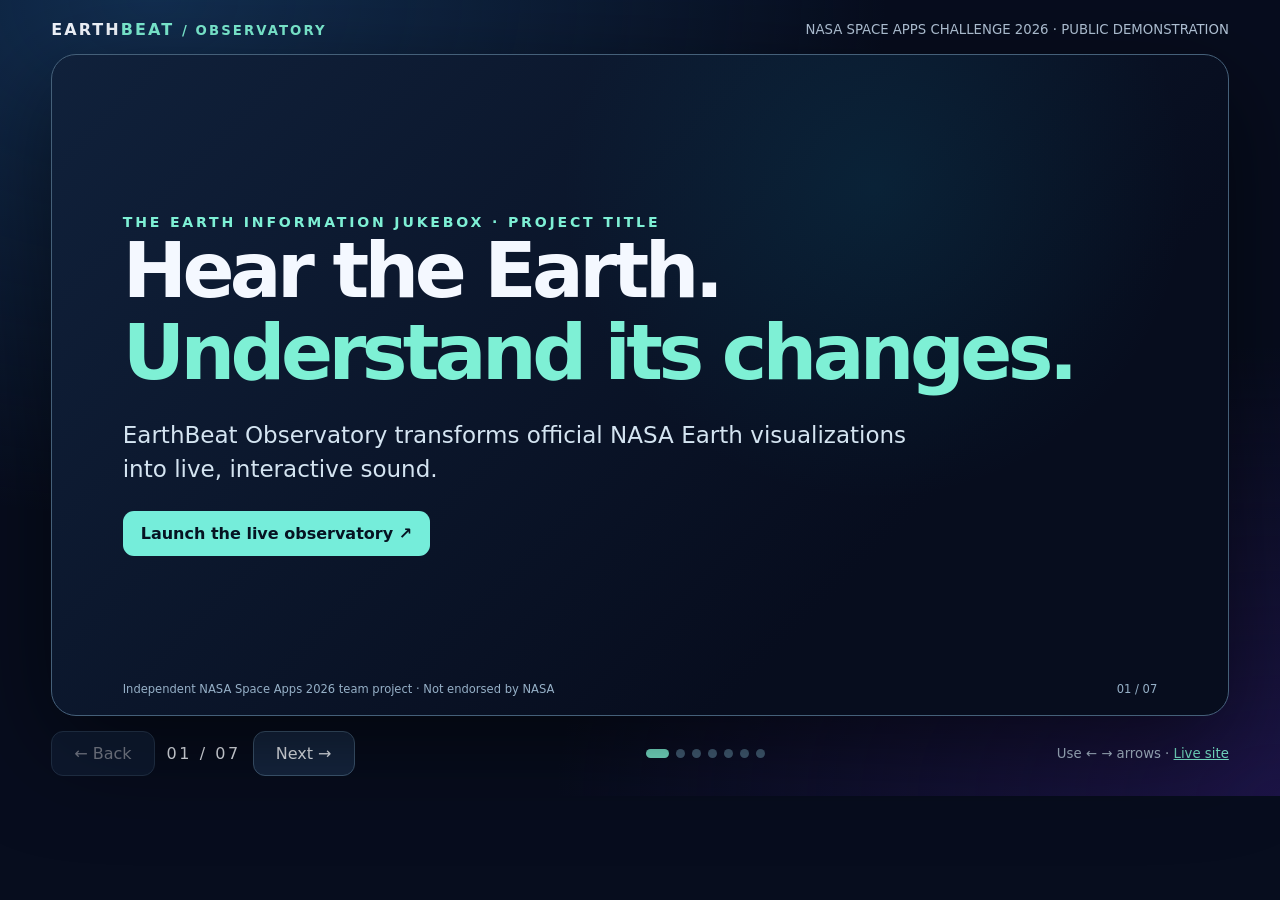
<file: demo/index.html>
<!doctype html>
<html lang="en">
<head>
<meta charset="utf-8">
<meta name="viewport" content="width=device-width,initial-scale=1">
<meta name="theme-color" content="#070d1e">
<meta name="description" content="EarthBeat Observatory — Seven-slide NASA Space Apps Challenge 2026 public demo.">
<title>EarthBeat | 7-Slide Project Demonstration</title>
<style>
:root{color-scheme:dark;--bg:#070d1e;--fg:#f4f8ff;--muted:#b6c8dc;--edge:#36506d;--mint:#7ef0d5;--blue:#76aaff;--purple:#ad92ff}*{box-sizing:border-box}
html,body{margin:0;min-height:100%;font-family:Inter,system-ui,-apple-system,Segoe UI,sans-serif;background:#070d1e;color:var(--fg)}
body{background:radial-gradient(ellipse at 12% 0%,#122e50 0,transparent 46%),radial-gradient(ellipse at 100% 100%,#1c1446 0,transparent 40%),var(--bg)}
a{color:var(--mint)}button{font:inherit}.layout{max-width:1360px;margin:auto;padding:20px min(4vw,56px)}
header,.footer{display:flex;align-items:center;justify-content:space-between;gap:16px}.mark{font-weight:900;letter-spacing:.13em}.mark span{color:var(--mint)}.muted{color:var(--muted);font-size:.83rem}
.deck{margin:15px 0;aspect-ratio:16/9;border:1px solid #456079;border-radius:25px;background:linear-gradient(135deg,#10213b,#070d1e 72%);box-shadow:0 30px 100px #0008;position:relative;overflow:hidden}
.deck:before{content:"";position:absolute;pointer-events:none;inset:0;background:radial-gradient(circle at 70% 20%,#0a769328,transparent 32%);z-index:0}
.slide{display:none;position:absolute;inset:0;padding:5% 6%;overflow:auto;z-index:1}
.slide.active{display:flex;flex-direction:column;justify-content:center;animation:appear .25s ease}
@keyframes appear{from{opacity:.35;transform:translateY(7px)}to{opacity:1;transform:none}}
.kicker{color:var(--mint);font-size:clamp(.64rem,1.1vw,.95rem);letter-spacing:.2em;font-weight:750;text-transform:uppercase}
h1,h2,p{margin:0}h1{font-size:clamp(2.3rem,6vw,6.5rem);line-height:1.06;letter-spacing:-.06em;max-width:970px}h2{font-size:clamp(1.7rem,4.5vw,4.7rem);letter-spacing:-.05em;line-height:1.12;margin:12px 0 24px}
h3{font-size:clamp(1rem,1.9vw,1.75rem);margin:0 0 8px}.lead{font-size:clamp(.9rem,1.8vw,1.55rem);line-height:1.45;max-width:820px;color:#d4e4f1}
.highlight{color:var(--mint)}.grid{display:grid;grid-template-columns:repeat(3,1fr);gap:14px;margin-top:25px}.grid.two{grid-template-columns:repeat(2,1fr)}
.card{border:1px solid #35506d;background:#122843aa;padding:clamp(12px,1.9vw,25px);border-radius:17px;min-height:100px}
.card p{font-size:clamp(.75rem,1.2vw,1.12rem);line-height:1.38;color:#bad0e2}.card b{color:#80f5d7;display:block;font-size:clamp(.9rem,1.5vw,1.28rem);margin-bottom:5px}.image{max-width:100%;height:auto;max-height:38vh;object-fit:contain;border-radius:17px;border:1px solid #34516c;background:#000}
.split{display:grid;grid-template-columns:1.08fr 1fr;align-items:center;gap:4%;height:100%}
.tag{font-size:.8rem;color:#8facce;letter-spacing:.12em;text-transform:uppercase;margin-bottom:12px}.media{display:grid;gap:12px}.media img{width:100%;max-height:30vh;object-fit:cover;border-radius:14px;border:1px solid #385773;background:#000}.media small{color:#bcd4e5}
.footnote{position:absolute;bottom:3%;left:6%;right:6%;font-size:clamp(.62rem,.9vw,.95rem);color:#96b0c7;display:flex;justify-content:space-between;gap:20px}
.controls{display:flex;gap:12px;align-items:center;justify-content:space-between}.controls button{border:1px solid #405b76;color:#f4f8ff;background:#162742;padding:12px 22px;border-radius:12px;cursor:pointer}.controls button:hover,.controls button:focus-visible{border-color:var(--mint);outline:3px solid #7ef0d541}.controls button:disabled{opacity:.4;cursor:default}.counter{font-variant-numeric:tabular-nums;letter-spacing:.16em}.dots{display:flex;gap:7px;align-items:center}.dots button{padding:0;width:9px;height:9px;border-radius:50%;background:#45617a;border:0;cursor:pointer}.dots button[aria-current=true]{width:23px;border-radius:8px;background:var(--mint)}.actions{margin-top:25px;display:flex;flex-wrap:wrap;gap:12px}.actions a{background:#75edda;color:#061322;text-decoration:none;font-weight:850;border-radius:11px;padding:13px 18px}.actions .secondary{background:transparent;border:1px solid #7bded0;color:#bdfaf1}
code{font:inherit;color:#a1ffea}.points{display:grid;grid-template-columns:repeat(3,1fr);gap:14px;margin-top:20px}.points>div{border-top:2px solid var(--mint);padding-top:16px;color:#bbd1e3;line-height:1.4;font-size:clamp(.78rem,1.15vw,1.08rem)}.points b{display:block;color:#fff;font-size:clamp(1rem,1.9vw,1.6rem);margin-bottom:6px}
@media(max-width:700px){.layout{padding:12px}.deck{aspect-ratio:auto;min-height:76vh;border-radius:15px}.slide{padding:38px 22px 65px}.split{grid-template-columns:1fr;align-content:center;gap:20px}.grid,.grid.two,.points{grid-template-columns:1fr 1fr;gap:9px}.card{padding:11px;min-height:auto}.card p{font-size:.74rem}.card b{font-size:.84rem}.media img{max-height:15vh}.media small{font-size:.65rem}h1{font-size:2.9rem}h2{font-size:2rem}.lead{font-size:1rem}.footer{gap:5px}.controls button{padding:9px 13px}.muted{font-size:.7rem}.footnote{bottom:12px}.points>div{font-size:.75rem}}
@media(prefers-reduced-motion:reduce){.slide.active{animation:none}}
</style>
</head>
<body>
<div class="layout">
<header><div class="mark">EARTH<span>BEAT</span> <span class="muted">/ OBSERVATORY</span></div><div class="muted">NASA SPACE APPS CHALLENGE 2026 · PUBLIC DEMONSTRATION</div></header>
<main class="deck" id="deck" aria-live="polite">
<section class="slide active" aria-label="Slide 1 of 7 — title">
<div class="kicker">The Earth Information Jukebox · Project title</div><h1>Hear the Earth.<br><span class="highlight">Understand its changes.</span></h1><p class="lead" style="margin-top:26px">EarthBeat Observatory transforms official NASA Earth visualizations into live, interactive sound.</p>
<div class="actions"><a href="../" target="_blank" rel="noopener">Launch the live observatory ↗</a></div>
<div class="footnote"><span>Independent NASA Space Apps 2026 team project · Not endorsed by NASA</span><span>01 / 07</span></div>
</section>
<section class="slide" aria-label="Slide 2 of 7 — problem">
<div class="kicker">01 / The challenge</div><h2>Scientific imagery is powerful.<br><span class="highlight">But not everyone experiences it equally.</span></h2>
<div class="grid"><div class="card"><b>Visual-first</b><p>Color and motion encode complex Earth-system information.</p></div><div class="card"><b>Passive viewing</b><p>Videos are beautiful, but viewers cannot always interact with the patterns.</p></div><div class="card"><b>Accessibility opportunity</b><p>Sound and text can complement sight for more people.</p></div></div>
<div class="footnote"><span>Our challenge: create a meaningful multimedia experience from NASA EIC visuals.</span><span>02 / 07</span></div>
</section>
<section class="slide" aria-label="Slide 3 of 7 — solution">
<div class="kicker">02 / Our solution</div><h2>Six Earth phenomena.<br><span class="highlight">Six sonic personalities.</span></h2>
<div class="grid two">
<div class="card"><b>✧ Night Lights</b><p>NASA Black Marble · 12 annual frames (2012–2023)</p></div>
<div class="card"><b>≋ Living Oceans</b><p>ECCO2 currents and temperature visualization</p></div>
<div class="card"><b>◌ Atmosphere</b><p>GEOS aerosol model snapshot</p></div>
<div class="card"><b>◍ Carbon Pulse</b><p>DYAMOND modeled CO₂ visualization</p></div>
<div class="card"><b>♧ Forest Voices</b><p>GEDI forest canopy-height visualization</p></div>
<div class="card"><b>ϟ Lightning Beats</b><p>ISS Lightning Imaging Sensor visualization</p></div>
</div><div class="footnote"><span>Every audio source is based on real, credited NASA SVS visual media.</span><span>03 / 07</span></div>
</section>
<section class="slide" aria-label="Slide 4 of 7 — science">
<div class="kicker">03 / Explainable science</div><h2>From pixels <span class="highlight">to music.</span></h2><p class="lead">NASA source media → fixed-resolution image analysis → 84-step / 6-band mapping → Web Audio synthesizer.</p>
<div class="points"><div><b>Visual intensity</b>Controls note loudness and activity.</div><div><b>Spatial position</b>Controls pitch band and stereo panorama.</div><div><b>Source identity</b>Chooses instrument waveform and visual treatment.</div></div>
<div class="footnote"><span>Deterministic, transparent mapping · Image-derived indices ≠ calibrated physical measurements.</span><span>04 / 07</span></div>
</section>
<section class="slide" aria-label="Slide 5 of 7 — NASA data">
<div class="split"><div><div class="kicker">04 / NASA source data</div><h2>Real planetary imagery.<br><span class="highlight">Traceable origins.</span></h2><p class="lead">Our deployment fetches official NASA SVS media and extracts 38 display frames. Missing NASA media never becomes synthetic science.</p><p style="margin-top:18px;color:#8ca9c7">Source registry: svs.gsfc.nasa.gov · Items 5276, 3912, 5669, 5196, 4950 and 5011.</p></div>
<div class="media"><img loading="lazy" alt="NASA Black Marble annual nighttime lights visualization, 2023" src="../assets/nightlights/2023.webp"><small>Real NASA Black Marble annual visualization — SVS 5276 (2023)</small><img loading="lazy" alt="NASA ECCO2 global ocean current visualization frame" src="../assets/observatory/ocean/01.webp"><small>Real NASA ECCO2 scientific visualization — SVS 3912</small></div></div>
<div class="footnote"><span>NASA images are credited and presented as rendered visualizations, not raw measurement grids.</span><span>05 / 07</span></div>
</section>
<section class="slide" aria-label="Slide 6 of 7 — demonstration">
<div class="kicker">05 / Live interactive demonstration</div><h2>Don't just watch.<br><span class="highlight">Play the planet.</span></h2>
<div class="points"><div><b>Choose</b>Select any of six NASA visualization modules.</div><div><b>Explore</b>Navigate frames, use the viewer, choose regions and compare years.</div><div><b>Listen</b>Play, mix sound sources and export audio to WAV.</div></div>
<div class="actions"><a href="../" target="_blank" rel="noopener">Open EarthBeat Observatory ↗</a><a class="secondary" href="../classic.html" target="_blank" rel="noopener">View earlier prototype</a></div>
<div class="footnote"><span>No login · No paid API · Browser-based JavaScript and Web Audio</span><span>06 / 07</span></div>
</section>
<section class="slide" aria-label="Slide 7 of 7 — impact">
<div class="kicker">06 / Impact and transparency</div><h2>More ways to experience<br><span class="highlight">Earth science.</span></h2>
<div class="grid"><div class="card"><b>Engagement</b><p>Turn complex scientific imagery into interactive discovery.</p></div><div class="card"><b>Accessibility</b><p>Support keyboard use, text descriptions and sound as complementary modes.</p></div><div class="card"><b>Integrity</b><p>Keep source credits and explain the difference between visualization and measurement.</p></div></div>
<p style="color:#aac0d7;margin-top:20px;font-size:clamp(.72rem,1.06vw,1rem)">AI disclosure: ChatGPT assisted with code, design, tests and documentation. The sound is synthesized from NASA image pixels, not generated by an AI music model.</p>
<div class="actions"><a href="../" target="_blank" rel="noopener">Try EarthBeat now ↗</a></div>
<div class="footnote"><span>EarthBeat — Hear the Earth. Understand its changes.</span><span>07 / 07</span></div>
</section>
</main>
<footer class="footer"><div class="controls"><button id="prev" type="button" aria-label="Previous slide">← Back</button><span id="count" class="counter" aria-live="polite">01 / 07</span><button id="next" type="button" aria-label="Next slide">Next →</button></div><nav class="dots" id="dots" aria-label="Jump to slide"></nav><div class="muted">Use ← → arrows · <a href="../" target="_blank" rel="noopener">Live site</a></div></footer>
</div>
<script>
(()=>{'use strict';
const slides=[...document.querySelectorAll('.slide')],dots=document.getElementById('dots'),prev=document.getElementById('prev'),next=document.getElementById('next'),count=document.getElementById('count');
let current=0;
slides.forEach((_,i)=>{let b=document.createElement('button');b.type='button';b.title='Slide '+(i+1);b.setAttribute('aria-label','Show slide '+(i+1));b.addEventListener('click',()=>go(i));dots.appendChild(b)});
function go(n){if(n<0||n>=slides.length)return;slides[current].classList.remove('active');slides[current].setAttribute('aria-hidden','true');current=n;slides[n].classList.add('active');slides[n].removeAttribute('aria-hidden');count.textContent=String(n+1).padStart(2,'0')+' / 07';prev.disabled=n===0;next.disabled=n===slides.length-1;[...dots.children].forEach((b,i)=>b.setAttribute('aria-current',String(i===n)));history.replaceState(null,'','#slide-'+(n+1));}
prev.addEventListener('click',()=>go(current-1));next.addEventListener('click',()=>go(current+1));
window.addEventListener('keydown',e=>{if(e.altKey||e.ctrlKey||e.metaKey)return;if(e.key==='ArrowRight'||e.key==='PageDown'){e.preventDefault();go(current+1)}else if(e.key==='ArrowLeft'||e.key==='PageUp'){e.preventDefault();go(current-1)}});
const fromHash=Number(location.hash.match(/^#slide-(\d+)$/)?.[1]||1);go(Math.max(0,Math.min(6,fromHash-1)));
})();
</script></body></html>
</file>
